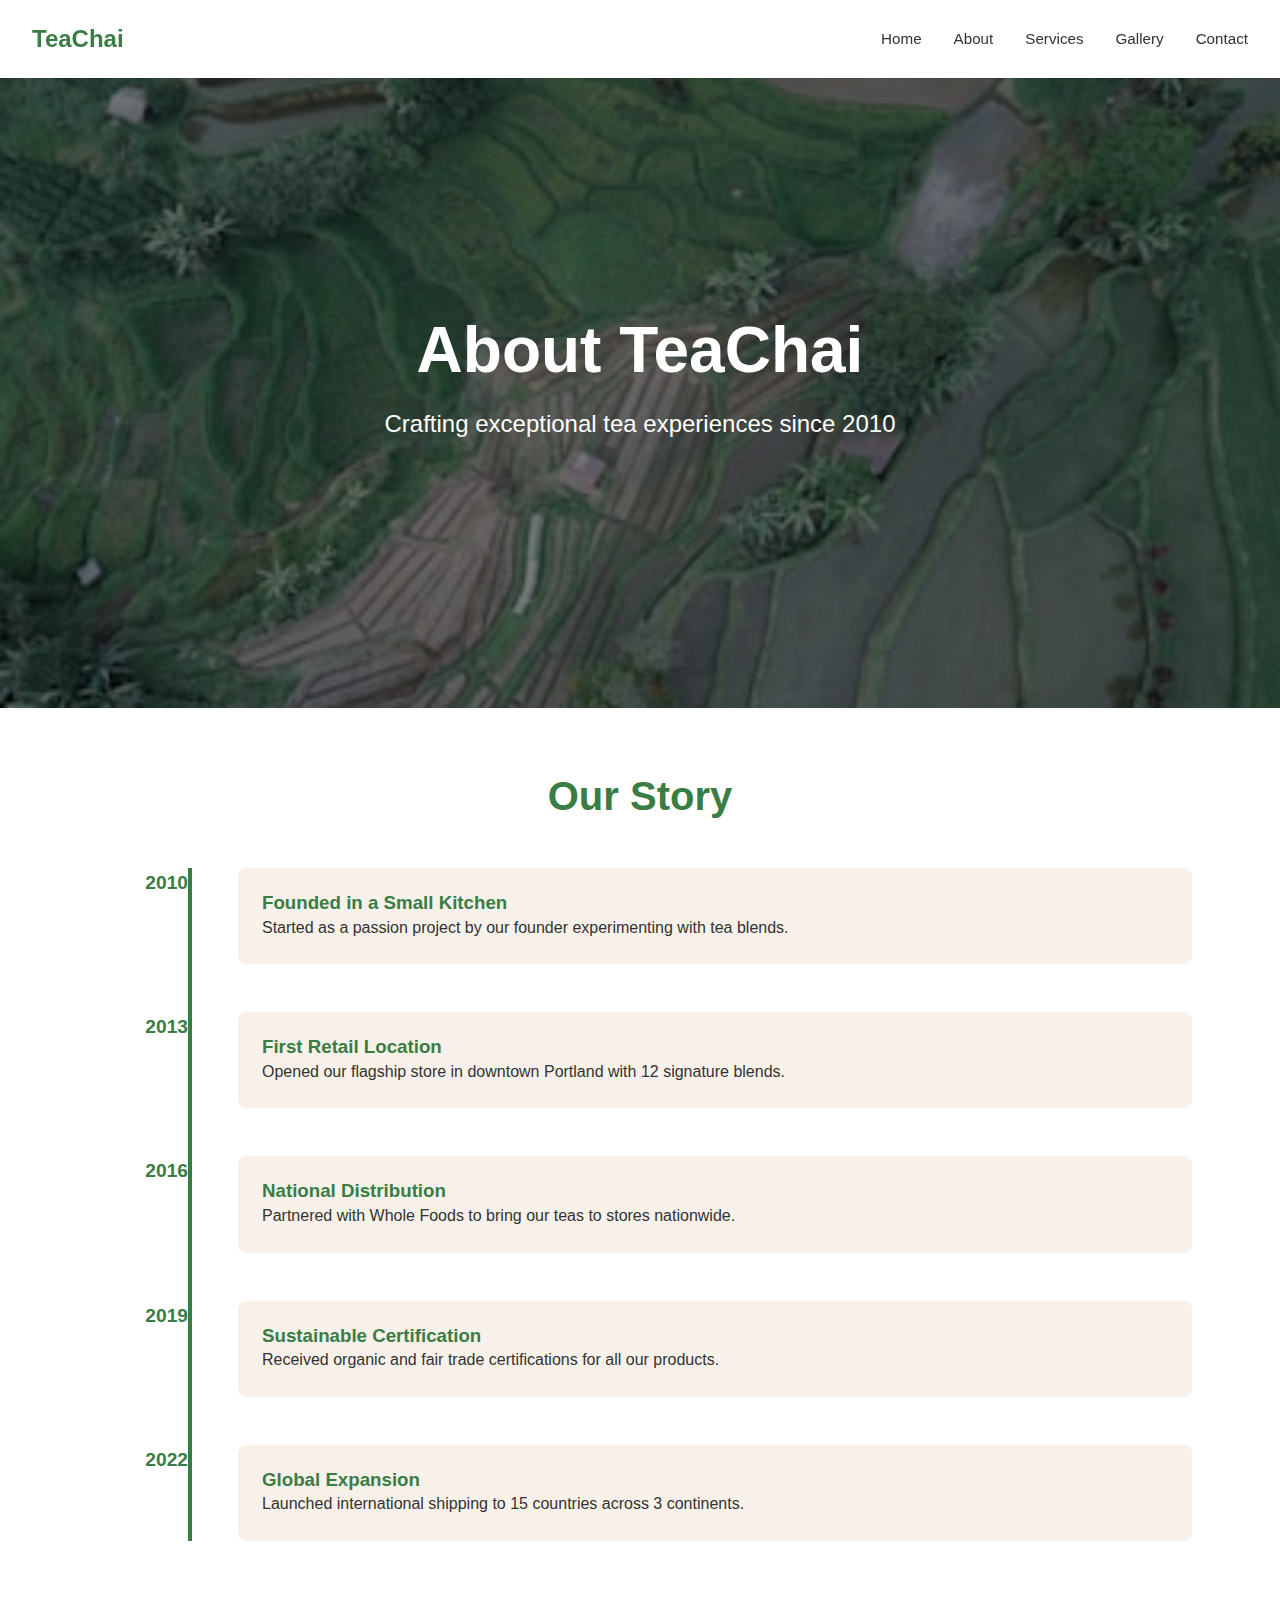
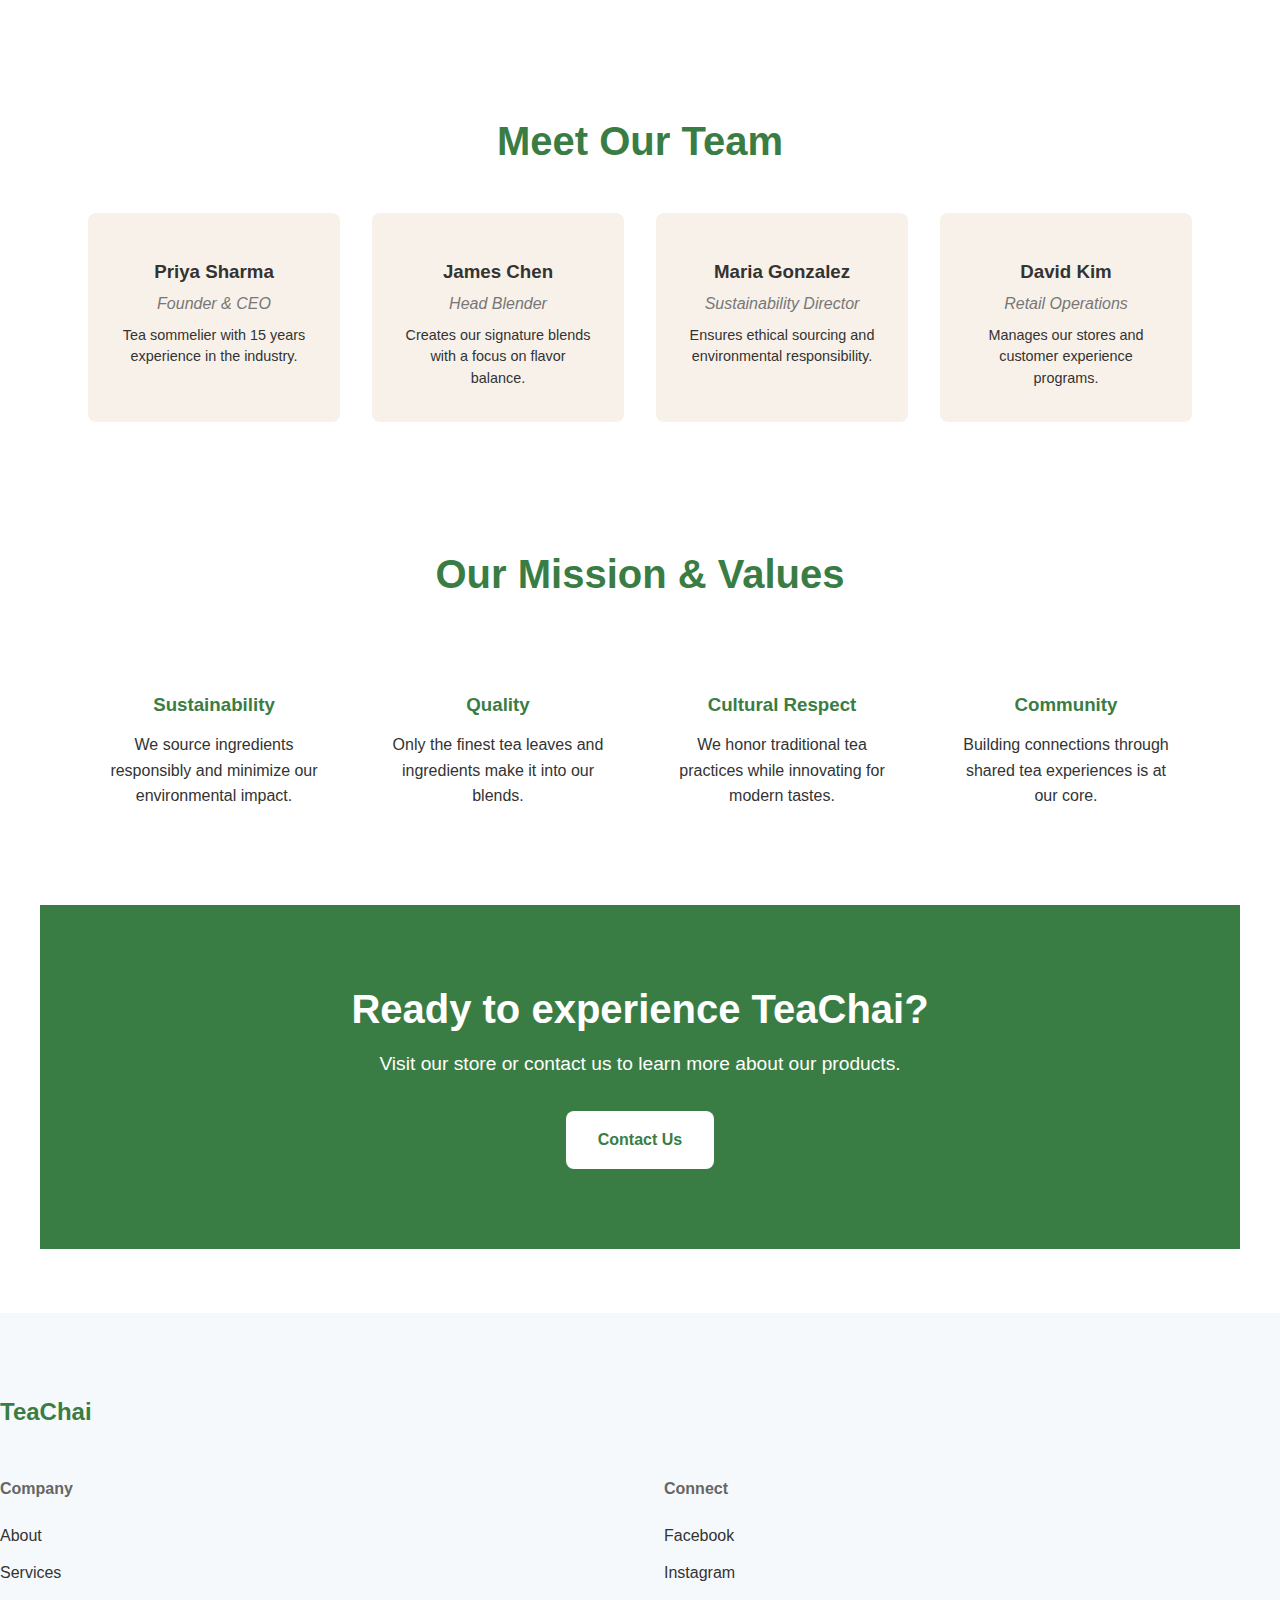
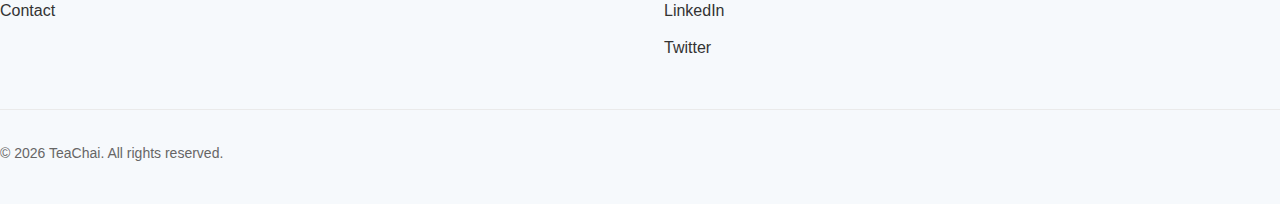
<file: about.html>
<!DOCTYPE html>
            <html lang="en">
            <head>
            <meta charset="UTF-8" />
            <meta name="viewport" content="width=device-width, initial-scale=1.0" />
            <title>TeaChai | About Us</title>
            <link rel="stylesheet" href="css/base.css" />
            <link rel="stylesheet" href="css/about.css" />
            </head>
            <body>
            <header class="site-header">
  <div class="header-container">
    <a href="index.html" class="logo">TeaChai</a>
    
    <button class="menu-toggle" aria-label="Toggle navigation">
      <span class="hamburger"></span>
    </button>
    
    <nav class="main-nav">
      <ul class="nav-menu">
        <li><a href="index.html">Home</a></li>
        <li><a href="about.html">About</a></li>
        <li><a href="services.html">Services</a></li>
        <li><a href="gallery.html">Gallery</a></li>
        <li><a href="contact.html">Contact</a></li>
      </ul>
    </nav>
  </div>
</header>

            <main>
  <!-- Hero Section -->
  <section class="hero">
    <div class="hero-image-container">
      <img src="images/about1.jpg" alt="TeaChai products" class="hero-image">
      <div class="hero-overlay"></div>
    </div>
    <div class="hero-content">
      <h1>About TeaChai</h1>
      <p class="subheading">Crafting exceptional tea experiences since 2010</p>
    </div>
  </section>

  <!-- Our Story Section -->
  <section class="section our-story">
    <div class="container">
      <h2 class="section-title">Our Story</h2>
      <div class="timeline">
        <div class="timeline-item">
          <div class="timeline-year">2010</div>
          <div class="timeline-content">
            <h3>Founded in a Small Kitchen</h3>
            <p>Started as a passion project by our founder experimenting with tea blends.</p>
          </div>
        </div>
        <div class="timeline-item">
          <div class="timeline-year">2013</div>
          <div class="timeline-content">
            <h3>First Retail Location</h3>
            <p>Opened our flagship store in downtown Portland with 12 signature blends.</p>
          </div>
        </div>
        <div class="timeline-item">
          <div class="timeline-year">2016</div>
          <div class="timeline-content">
            <h3>National Distribution</h3>
            <p>Partnered with Whole Foods to bring our teas to stores nationwide.</p>
          </div>
        </div>
        <div class="timeline-item">
          <div class="timeline-year">2019</div>
          <div class="timeline-content">
            <h3>Sustainable Certification</h3>
            <p>Received organic and fair trade certifications for all our products.</p>
          </div>
        </div>
        <div class="timeline-item">
          <div class="timeline-year">2022</div>
          <div class="timeline-content">
            <h3>Global Expansion</h3>
            <p>Launched international shipping to 15 countries across 3 continents.</p>
          </div>
        </div>
      </div>
    </div>
  </section>

  <!-- Meet Our Team -->
  <section class="section team">
    <div class="container">
      <h2 class="section-title">Meet Our Team</h2>
      <div class="team-grid">
        <div class="team-member">
          <div class="member-photo">
            <i class="fas fa-user-circle"></i>
          </div>
          <h3>Priya Sharma</h3>
          <p class="position">Founder & CEO</p>
          <p class="bio">Tea sommelier with 15 years experience in the industry.</p>
        </div>
        <div class="team-member">
          <div class="member-photo">
            <i class="fas fa-user-circle"></i>
          </div>
          <h3>James Chen</h3>
          <p class="position">Head Blender</p>
          <p class="bio">Creates our signature blends with a focus on flavor balance.</p>
        </div>
        <div class="team-member">
          <div class="member-photo">
            <i class="fas fa-user-circle"></i>
          </div>
          <h3>Maria Gonzalez</h3>
          <p class="position">Sustainability Director</p>
          <p class="bio">Ensures ethical sourcing and environmental responsibility.</p>
        </div>
        <div class="team-member">
          <div class="member-photo">
            <i class="fas fa-user-circle"></i>
          </div>
          <h3>David Kim</h3>
          <p class="position">Retail Operations</p>
          <p class="bio">Manages our stores and customer experience programs.</p>
        </div>
      </div>
    </div>
  </section>

  <!-- Mission & Values -->
  <section class="section values">
    <div class="container">
      <h2 class="section-title">Our Mission & Values</h2>
      <div class="values-grid">
        <div class="value-item">
          <i class="fas fa-leaf"></i>
          <h3>Sustainability</h3>
          <p>We source ingredients responsibly and minimize our environmental impact.</p>
        </div>
        <div class="value-item">
          <i class="fas fa-heart"></i>
          <h3>Quality</h3>
          <p>Only the finest tea leaves and ingredients make it into our blends.</p>
        </div>
        <div class="value-item">
          <i class="fas fa-globe-asia"></i>
          <h3>Cultural Respect</h3>
          <p>We honor traditional tea practices while innovating for modern tastes.</p>
        </div>
        <div class="value-item">
          <i class="fas fa-users"></i>
          <h3>Community</h3>
          <p>Building connections through shared tea experiences is at our core.</p>
        </div>
      </div>
    </div>
  </section>

  <!-- CTA Section -->
  <section class="section cta">
    <div class="container">
      <h2>Ready to experience TeaChai?</h2>
      <p>Visit our store or contact us to learn more about our products.</p>
      <a href="contact.html" class="btn btn-primary">Contact Us</a>
    </div>
  </section>
</main>

            <footer class="site-footer">
  <div class="footer-container">
    <div class="footer-logo">TeaChai</div>
    
    <div class="footer-links">
      <div class="footer-column">
        <h3>Company</h3>
        <ul>
          <li><a href="about.html">About</a></li>
          <li><a href="services.html">Services</a></li>
          <li><a href="contact.html">Contact</a></li>
        </ul>
      </div>
      
      <div class="footer-column">
        <h3>Connect</h3>
        <ul class="social-links">
          <li><a href="#" aria-label="Facebook">Facebook</a></li>
          <li><a href="#" aria-label="Instagram">Instagram</a></li>
          <li><a href="#" aria-label="LinkedIn">LinkedIn</a></li>
          <li><a href="#" aria-label="Twitter">Twitter</a></li>
        </ul>
      </div>
    </div>
    
    <div class="footer-bottom">
      <p>&copy; <span id="year"></span> TeaChai. All rights reserved.</p>
    </div>
  </div>
</footer>

<script>
  document.getElementById('year').textContent = new Date().getFullYear();
</script>

            <script src="js/base.js"></script>
            <script src="js/about.js"></script>
            </body>
            </html>
</file>
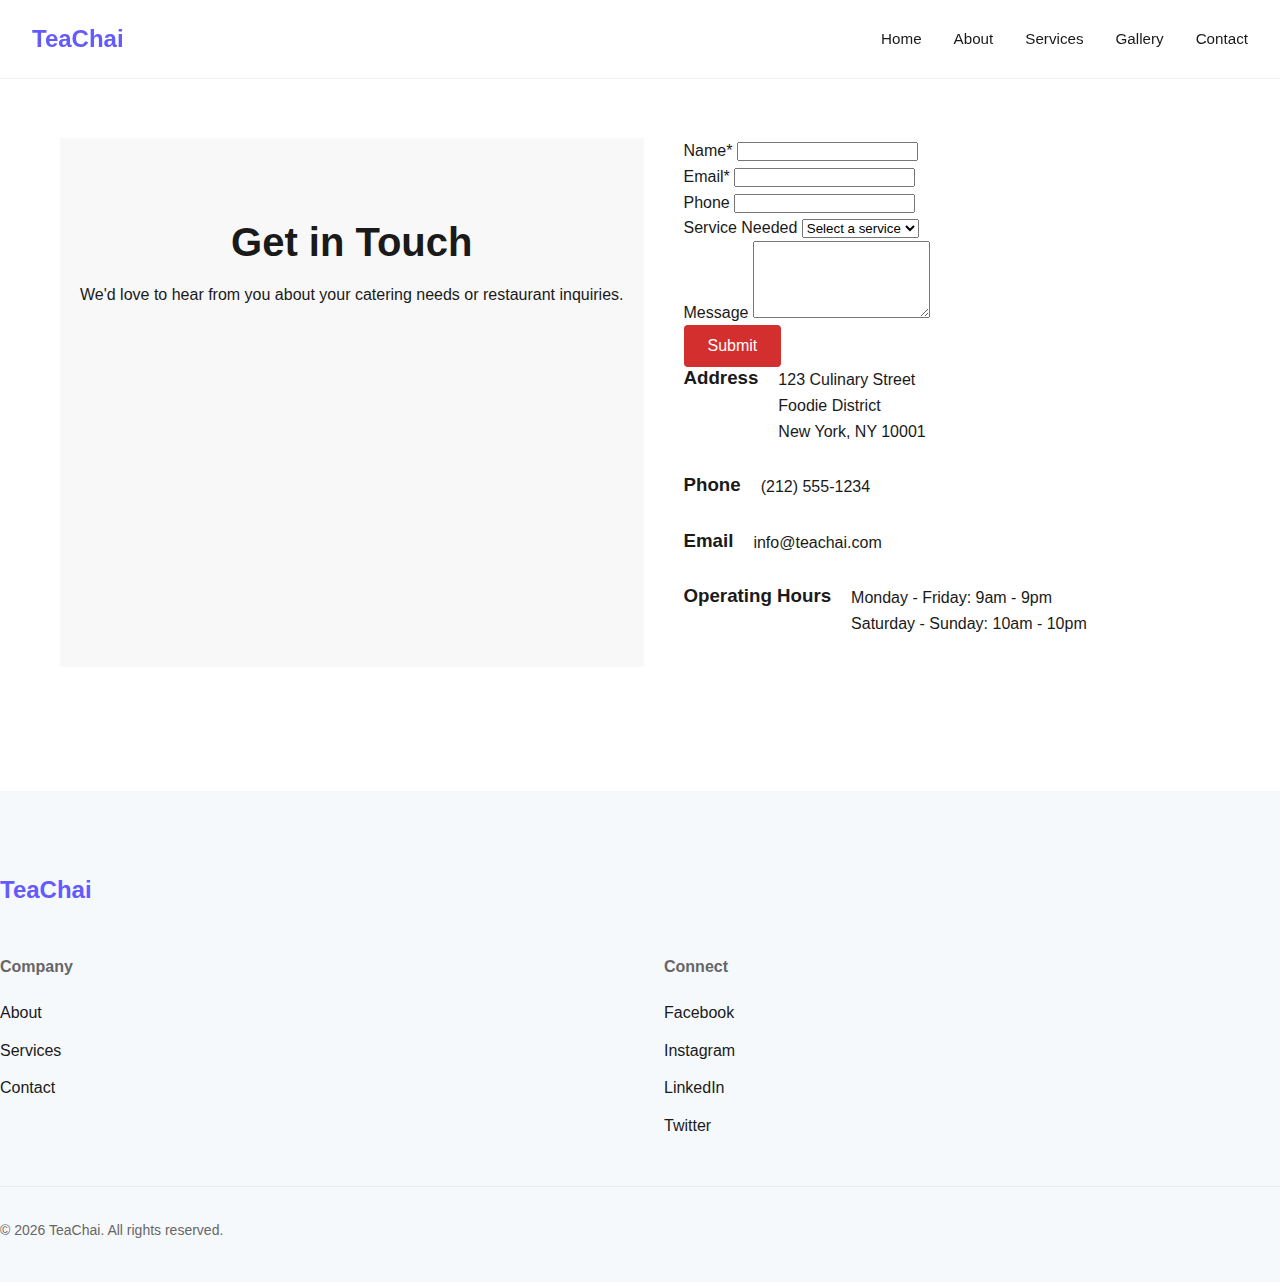
<file: contact.html>
<!DOCTYPE html>
            <html lang="en">
            <head>
            <meta charset="UTF-8" />
            <meta name="viewport" content="width=device-width, initial-scale=1.0" />
            <title>TeaChai | Contact Us</title>
            <link rel="stylesheet" href="css/base.css" />
            <link rel="stylesheet" href="css/contact.css" />
            </head>
            <body>
            <header class="site-header">
  <div class="header-container">
    <a href="index.html" class="logo">TeaChai</a>
    
    <button class="menu-toggle" aria-label="Toggle navigation">
      <span class="hamburger"></span>
    </button>
    
    <nav class="main-nav">
      <ul class="nav-menu">
        <li><a href="index.html">Home</a></li>
        <li><a href="about.html">About</a></li>
        <li><a href="services.html">Services</a></li>
        <li><a href="gallery.html">Gallery</a></li>
        <li><a href="contact.html">Contact</a></li>
      </ul>
    </nav>
  </div>
</header>

            <main class="contact-container">
  <section class="contact-hero">
    <h1>Get in Touch</h1>
    <p class="subheading">We'd love to hear from you about your catering needs or restaurant inquiries.</p>
  </section>

  <div class="contact-content">
    <div class="contact-form-container">
      <form id="customForm" data-form-handler="" class="contact-form">
        <div class="form-group">
          <label for="name">Name*</label>
          <input type="text" id="name" name="name" required>
        </div>
        <div class="form-group">
          <label for="email">Email*</label>
          <input type="email" id="email" name="email" required>
        </div>
        <div class="form-group">
          <label for="phone">Phone</label>
          <input type="tel" id="phone" name="phone">
        </div>
        <div class="form-group">
          <label for="service">Service Needed</label>
          <select id="service" name="service">
            <option value="">Select a service</option>
            <option value="catering">Catering</option>
            <option value="reservation">Reservation</option>
            <option value="private-event">Private Event</option>
            <option value="feedback">Feedback</option>
            <option value="other">Other</option>
          </select>
        </div>
        <div class="form-group">
          <label for="message">Message</label>
          <textarea id="message" name="message" rows="5"></textarea>
        </div>
        <button type="submit" class="btn-submit">Submit</button>
      </form>
    </div>

    <div class="contact-info-container">
      <div class="contact-card">
        <h3>Address</h3>
        <p>123 Culinary Street<br>Foodie District<br>New York, NY 10001</p>
      </div>
      <div class="contact-card">
        <h3>Phone</h3>
        <p><a href="tel:+12125551234">(212) 555-1234</a></p>
      </div>
      <div class="contact-card">
        <h3>Email</h3>
        <p><a href="mailto:info@teachai.com">info@teachai.com</a></p>
      </div>
      <div class="contact-card">
        <h3>Operating Hours</h3>
        <p>Monday - Friday: 9am - 9pm<br>
        Saturday - Sunday: 10am - 10pm</p>
      </div>
    </div>
  </div>
</main>

            <footer class="site-footer">
  <div class="footer-container">
    <div class="footer-logo">TeaChai</div>
    
    <div class="footer-links">
      <div class="footer-column">
        <h3>Company</h3>
        <ul>
          <li><a href="about.html">About</a></li>
          <li><a href="services.html">Services</a></li>
          <li><a href="contact.html">Contact</a></li>
        </ul>
      </div>
      
      <div class="footer-column">
        <h3>Connect</h3>
        <ul class="social-links">
          <li><a href="#" aria-label="Facebook">Facebook</a></li>
          <li><a href="#" aria-label="Instagram">Instagram</a></li>
          <li><a href="#" aria-label="LinkedIn">LinkedIn</a></li>
          <li><a href="#" aria-label="Twitter">Twitter</a></li>
        </ul>
      </div>
    </div>
    
    <div class="footer-bottom">
      <p>&copy; <span id="year"></span> TeaChai. All rights reserved.</p>
    </div>
  </div>
</footer>

<script>
  document.getElementById('year').textContent = new Date().getFullYear();
</script>

            <script src="js/base.js"></script>
            <script src="js/contact.js"></script>
            </body>
            </html>
</file>
<file: css/base.css>
/* Base Styles */
:root {
  --primary-color: #635bff;
  --text-color: #1a1a1a;
  --text-light: #666;
  --bg-color: #ffffff;
  --border-color: #eaeaea;
  --space-unit: 1rem;
  --max-width: 1200px;
}

* {
  margin: 0;
  padding: 0;
  box-sizing: border-box;
}

html {
  font-size: 16px;
  scroll-behavior: smooth;
}

body {
  font-family: 'Poppins', -apple-system, BlinkMacSystemFont, 'Segoe UI', Roboto, 
    Oxygen, Ubuntu, Cantarell, 'Open Sans', 'Helvetica Neue', sans-serif;
  color: var(--text-color);
  line-height: 1.6;
  background-color: var(--bg-color);
  overflow-x: hidden;
}

h1, h2, h3, h4 {
  line-height: 1.2;
  font-weight: 600;
}

a {
  text-decoration: none;
  color: inherit;
  transition: color 0.2s ease;
}

ul {
  list-style: none;
}

.container {
  width: 100%;
  max-width: var(--max-width);
  margin: 0 auto;
  padding: 0 var(--space-unit);
}

/* Header Styles */
.site-header {
  position: sticky;
  top: 0;
  background-color: var(--bg-color);
  box-shadow: 0 1px 0 rgba(0, 0, 0, 0.05);
  z-index: 100;
  padding: 1.25rem 0;
}

.header-container {
  display: flex;
  justify-content: space-between;
  align-items: center;
  padding: 0 var(--space-unit);
}

.logo {
  font-size: 1.5rem;
  font-weight: 700;
  color: var(--primary-color);
}

.main-nav {
  display: flex;
  align-items: center;
}

.nav-menu {
  display: flex;
  gap: 2rem;
}

.nav-menu li a {
  font-weight: 500;
  font-size: 0.95rem;
  padding: 0.5rem 0;
  position: relative;
}

.nav-menu li a:hover {
  color: var(--primary-color);
}

.nav-menu li a::after {
  content: '';
  position: absolute;
  bottom: 0;
  left: 0;
  width: 0;
  height: 2px;
  background-color: var(--primary-color);
  transition: width 0.3s ease;
}

.nav-menu li a:hover::after {
  width: 100%;
}

.menu-toggle {
  display: none;
  background: none;
  border: none;
  cursor: pointer;
  padding: 0.5rem;
}

.hamburger {
  display: block;
  width: 24px;
  height: 2px;
  background-color: var(--text-color);
  position: relative;
}

.hamburger::before,
.hamburger::after {
  content: '';
  position: absolute;
  width: 24px;
  height: 2px;
  background-color: var(--text-color);
  left: 0;
}

.hamburger::before {
  top: -6px;
}

.hamburger::after {
  bottom: -6px;
}

/* Footer Styles */
.site-footer {
  background-color: #f6f9fc;
  padding: 4rem 0 2rem;
  margin-top: 4rem;
}

.footer-container {
  display: flex;
  flex-direction: column;
  gap: 3rem;
}

.footer-logo {
  font-size: 1.5rem;
  font-weight: 700;
  color: var(--primary-color);
}

.footer-links {
  display: flex;
  flex-wrap: wrap;
  gap: 3rem;
}

.footer-column {
  flex: 1;
  min-width: 150px;
}

.footer-column h3 {
  font-size: 1rem;
  margin-bottom: 1.5rem;
  color: var(--text-light);
}

.footer-column ul {
  display: flex;
  flex-direction: column;
  gap: 0.75rem;
}

.footer-column a:hover {
  color: var(--primary-color);
}

.social-links {
  display: flex;
  flex-direction: column;
  gap: 0.75rem;
}

.footer-bottom {
  border-top: 1px solid var(--border-color);
  padding-top: 2rem;
  font-size: 0.875rem;
  color: var(--text-light);
}

/* Responsive Styles */
@media (max-width: 768px) {
  .menu-toggle {
    display: block;
  }
  
  .nav-menu {
    display: none;
    position: absolute;
    top: 100%;
    left: 0;
    width: 100%;
    background-color: var(--bg-color);
    flex-direction: column;
    align-items: center;
    padding: 1.5rem 0;
    box-shadow: 0 4px 6px rgba(0, 0, 0, 0.05);
    gap: 1.5rem;
  }
  
  .nav-menu.active {
    display: flex;
  }
  
  .footer-links {
    flex-direction: column;
    gap: 2rem;
  }
}

@media (min-width: 769px) {
  .header-container {
    padding: 0 calc(var(--space-unit) * 2);
  }
  
  .site-footer {
    padding: 5rem 0 2.5rem;
  }
}
</file>
<file: css/about.css>
/* Base Styles */
:root {
  --primary-color: #3a7d44;
  --secondary-color: #f8f1e9;
  --text-color: #333;
  --light-text: #777;
  --overlay: rgba(0, 0, 0, 0.5);
  --spacing: 2rem;
  --border-radius: 8px;
}

.section {
  padding: 4rem 2rem;
  margin: 0 auto;
  max-width: 1200px;
}

.container {
  width: 100%;
  max-width: 1200px;
  margin: 0 auto;
}

.section-title {
  text-align: center;
  margin-bottom: 3rem;
  font-size: 2.5rem;
  color: var(--primary-color);
}

/* Hero Section */
.hero {
  position: relative;
  height: 70vh;
  min-height: 500px;
  display: flex;
  align-items: center;
  justify-content: center;
  overflow: hidden;
}

.hero-image-container {
  position: absolute;
  top: 0;
  left: 0;
  width: 100%;
  height: 100%;
}

.hero-image {
  width: 100%;
  height: 100%;
  object-fit: cover;
}

.hero-overlay {
  position: absolute;
  top: 0;
  left: 0;
  width: 100%;
  height: 100%;
  background-color: var(--overlay);
}

.hero-content {
  position: relative;
  z-index: 1;
  text-align: center;
  color: white;
  padding: 2rem;
  max-width: 800px;
}

.hero h1 {
  font-size: 4rem;
  margin-bottom: 1rem;
}

.subheading {
  font-size: 1.5rem;
  margin-bottom: 2rem;
}

/* Timeline */
.timeline {
  position: relative;
  padding-left: 150px;
}

.timeline::before {
  content: '';
  position: absolute;
  left: 100px;
  top: 0;
  bottom: 0;
  width: 4px;
  background: var(--primary-color);
}

.timeline-item {
  position: relative;
  margin-bottom: 3rem;
}

.timeline-year {
  position: absolute;
  left: -150px;
  width: 100px;
  text-align: right;
  font-weight: bold;
  color: var(--primary-color);
  font-size: 1.2rem;
}

.timeline-content {
  padding: 1.5rem;
  background: var(--secondary-color);
  border-radius: var(--border-radius);
}

.timeline-content h3 {
  margin-top: 0;
  color: var(--primary-color);
}

/* Team Section */
.team-grid {
  display: grid;
  grid-template-columns: repeat(auto-fit, minmax(250px, 1fr));
  gap: 2rem;
  margin-top: 2rem;
}

.team-member {
  text-align: center;
  padding: 2rem;
  background: var(--secondary-color);
  border-radius: var(--border-radius);
}

.member-photo {
  font-size: 5rem;
  color: var(--primary-color);
  margin-bottom: 1rem;
}

.position {
  color: var(--light-text);
  font-style: italic;
  margin: 0.5rem 0;
}

.bio {
  font-size: 0.9rem;
  line-height: 1.5;
}

/* Values Section */
.values-grid {
  display: grid;
  grid-template-columns: repeat(auto-fit, minmax(250px, 1fr));
  gap: 2rem;
}

.value-item {
  text-align: center;
  padding: 2rem 1rem;
}

.value-item i {
  font-size: 3rem;
  color: var(--primary-color);
  margin-bottom: 1.5rem;
}

.value-item h3 {
  margin: 1rem 0;
  color: var(--primary-color);
}

/* CTA Section */
.cta {
  text-align: center;
  background: var(--primary-color);
  color: white;
  padding: 5rem 2rem;
}

.cta h2 {
  margin-bottom: 1rem;
  font-size: 2.5rem;
}

.cta p {
  margin-bottom: 2rem;
  font-size: 1.2rem;
}

.btn {
  display: inline-block;
  padding: 1rem 2rem;
  border-radius: var(--border-radius);
  text-decoration: none;
  font-weight: bold;
  transition: all 0.3s ease;
}

.btn-primary {
  background: white;
  color: var(--primary-color);
}

.btn-primary:hover {
  background: var(--secondary-color);
}

/* Responsive Adjustments */
@media (max-width: 768px) {
  .hero h1 {
    font-size: 3rem;
  }
  
  .subheading {
    font-size: 1.2rem;
  }
  
  .timeline {
    padding-left: 0;
  }
  
  .timeline::before {
    left: 20px;
  }
  
  .timeline-year {
    position: static;
    text-align: left;
    margin-bottom: 0.5rem;
    width: auto;
  }
  
  .team-grid, .values-grid {
    grid-template-columns: 1fr;
  }
}
</file>
<file: css/contact.css>
/* Contact Page Styles */
.contact-page {
  padding: 0;
  margin: 0;
  font-family: -apple-system, BlinkMacSystemFont, 'Segoe UI', Roboto, Oxygen, Ubuntu, Cantarell, sans-serif;
  color: #333;
}

.contact-hero {
  background-color: #f8f8f8;
  padding: 80px 20px;
  text-align: center;
}

.contact-hero h1 {
  font-size: 2.5rem;
  font-weight: 600;
  margin-bottom: 1rem;
}

.contact-hero .subhead {
  font-size: 1.25rem;
  color: #666;
  max-width: 600px;
  margin: 0 auto;
}

.contact-container {
  display: flex;
  gap: 40px;
  padding: 60px 20px;
  max-width: 1200px;
  margin: 0 auto;
}

.contact-column {
  flex: 1;
}

.contact-column h2 {
  font-size: 1.75rem;
  margin-bottom: 30px;
  font-weight: 600;
}

.contact-form-col .form-group {
  margin-bottom: 20px;
}

.contact-form-col label {
  display: block;
  margin-bottom: 8px;
  font-weight: 500;
}

.contact-form-col input,
.contact-form-col select,
.contact-form-col textarea {
  width: 100%;
  padding: 12px;
  border: 1px solid #ddd;
  border-radius: 4px;
  font-size: 1rem;
}

.contact-form-col textarea {
  min-height: 120px;
}

.required {
  color: #d32f2f;
}

.btn-submit {
  background-color: #d32f2f;
  color: white;
  border: none;
  padding: 12px 24px;
  font-size: 1rem;
  border-radius: 4px;
  cursor: pointer;
  transition: background-color 0.3s;
}

.btn-submit:hover {
  background-color: #b71c1c;
}

.contact-card {
  display: flex;
  gap: 20px;
  margin-bottom: 30px;
  align-items: flex-start;
}

.contact-icon img {
  border-radius: 50%;
  object-fit: cover;
}

.contact-details h3 {
  font-size: 1.25rem;
  margin-bottom: 8px;
  font-weight: 600;
}

.contact-details p {
  margin: 0;
  line-height: 1.6;
}

.contact-details a {
  color: #d32f2f;
  text-decoration: none;
}

.contact-details a:hover {
  text-decoration: underline;
}

/* Responsive Styles */
@media (max-width: 768px) {
  .contact-container {
    flex-direction: column;
    padding: 40px 20px;
  }
  
  .contact-column {
    width: 100%;
  }
  
  .contact-hero {
    padding: 60px 20px;
  }
  
  .contact-hero h1 {
    font-size: 2rem;
  }
  
  .contact-hero .subhead {
    font-size: 1.1rem;
  }
}
</file>
